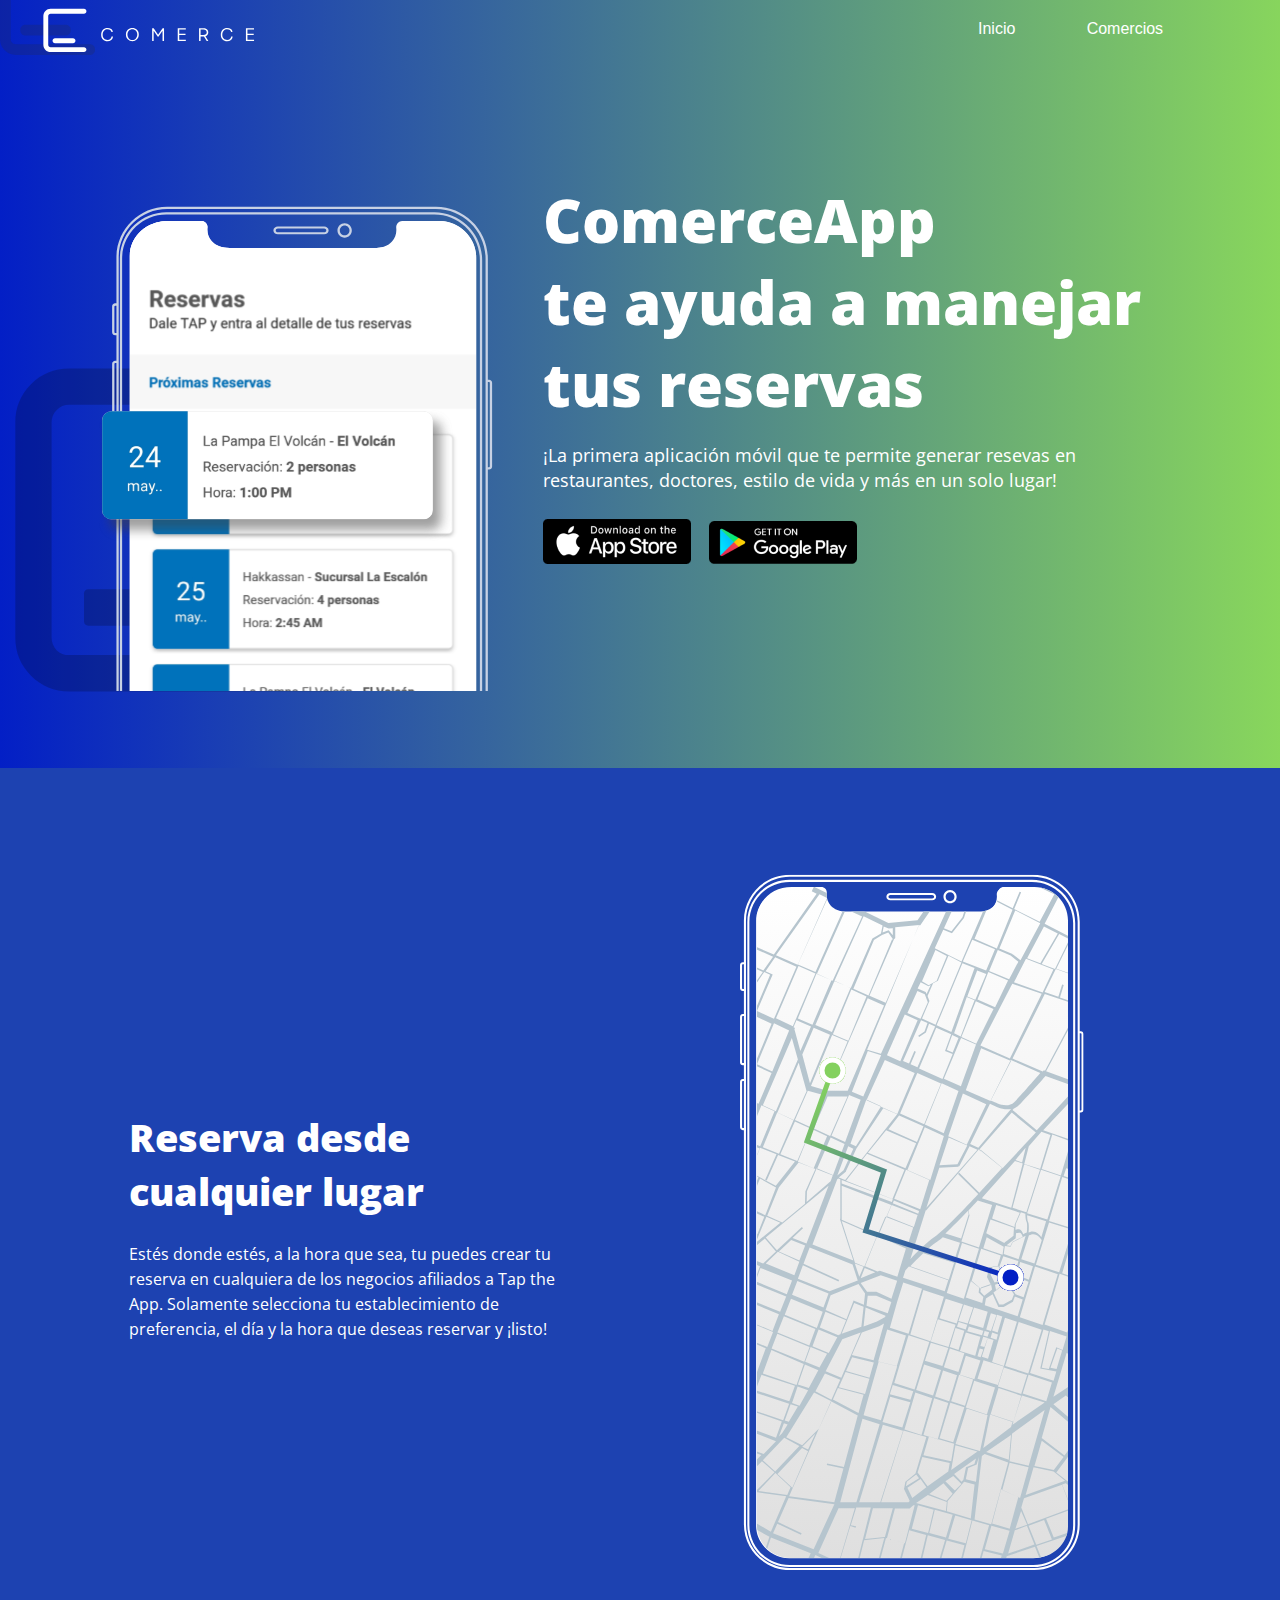
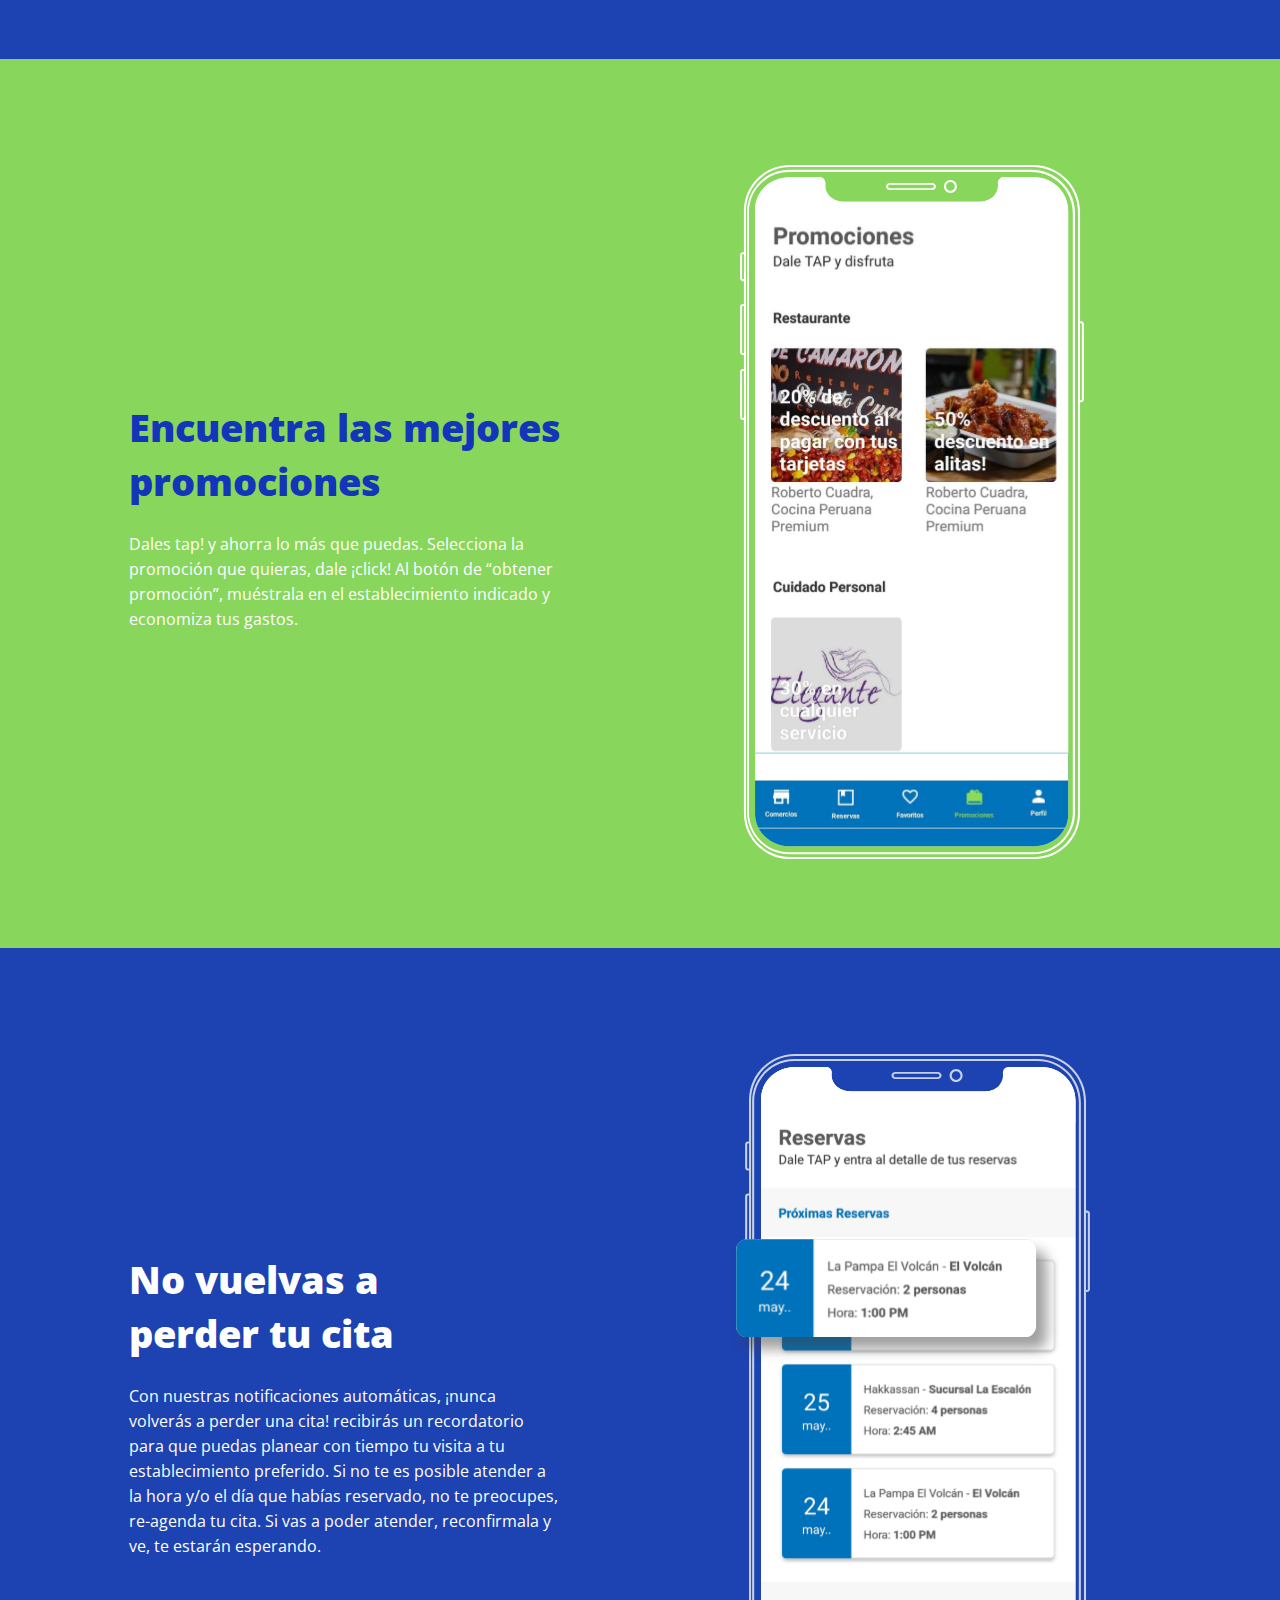
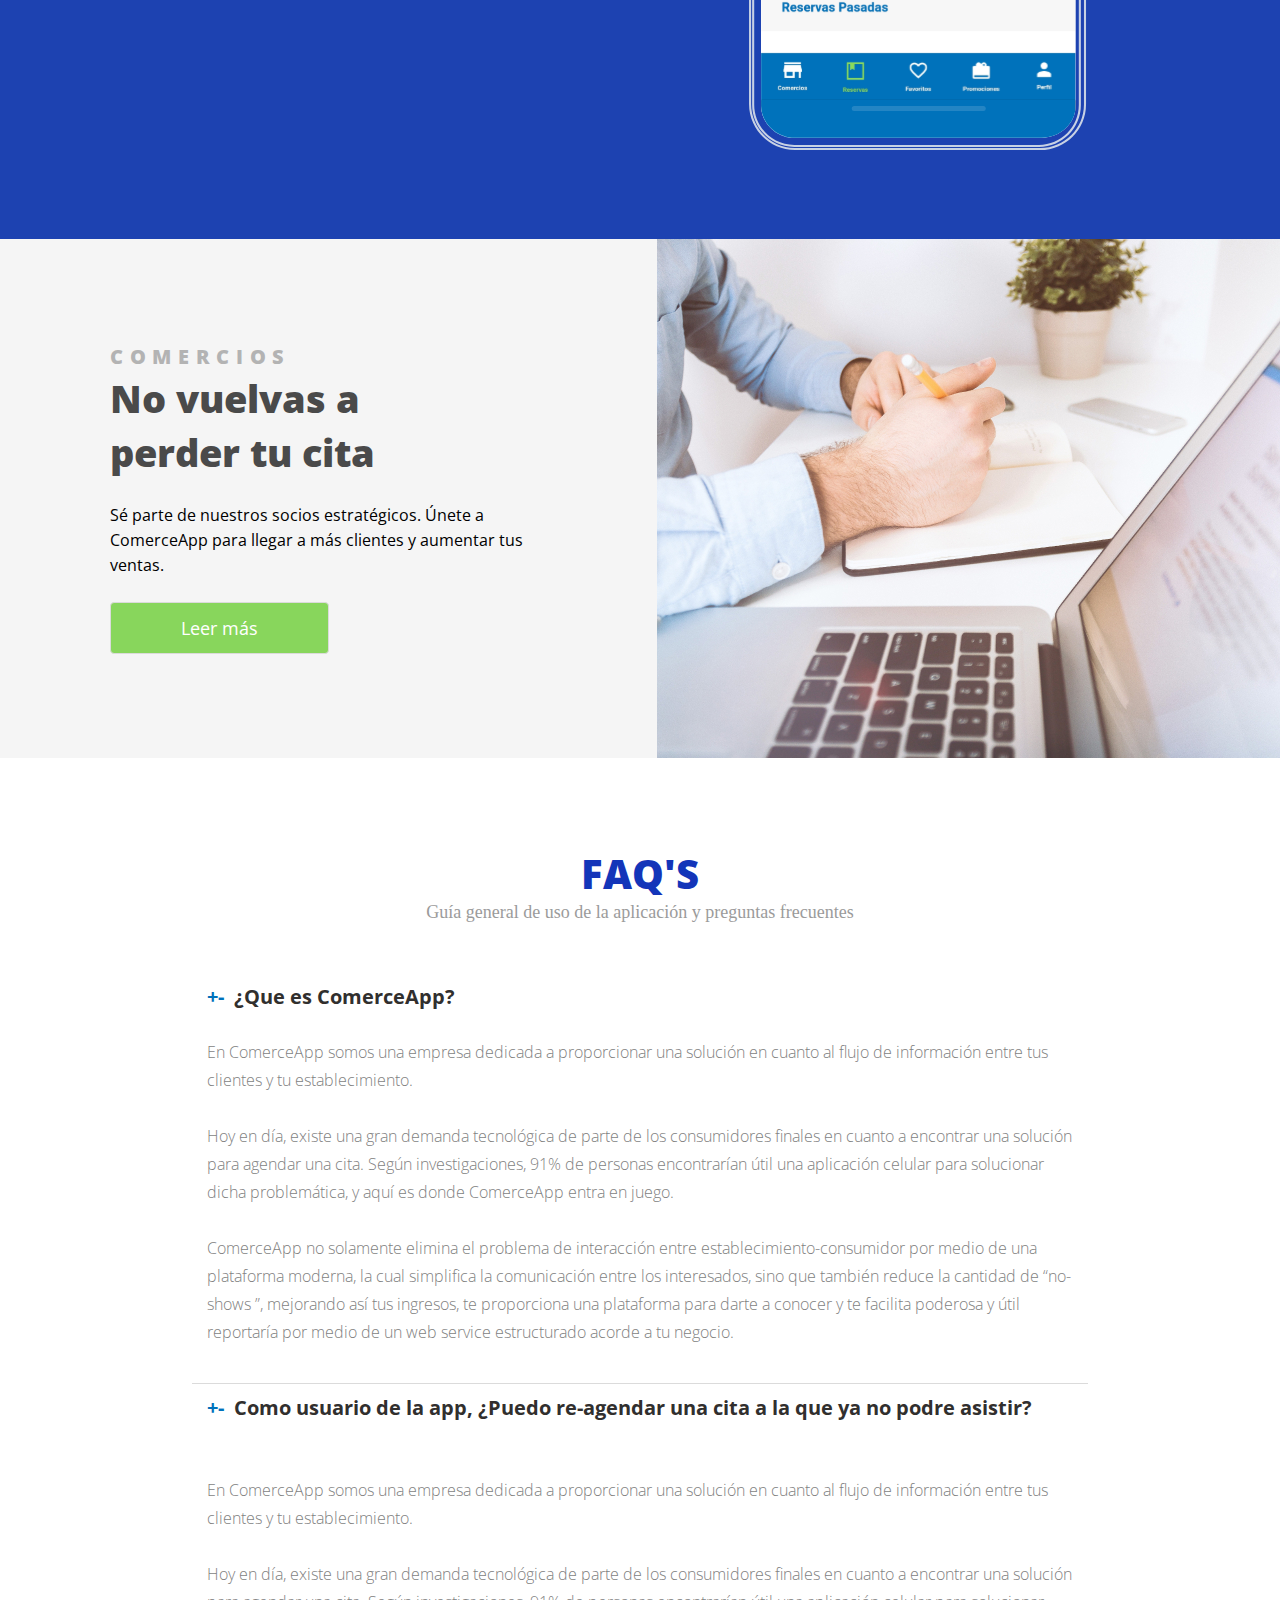
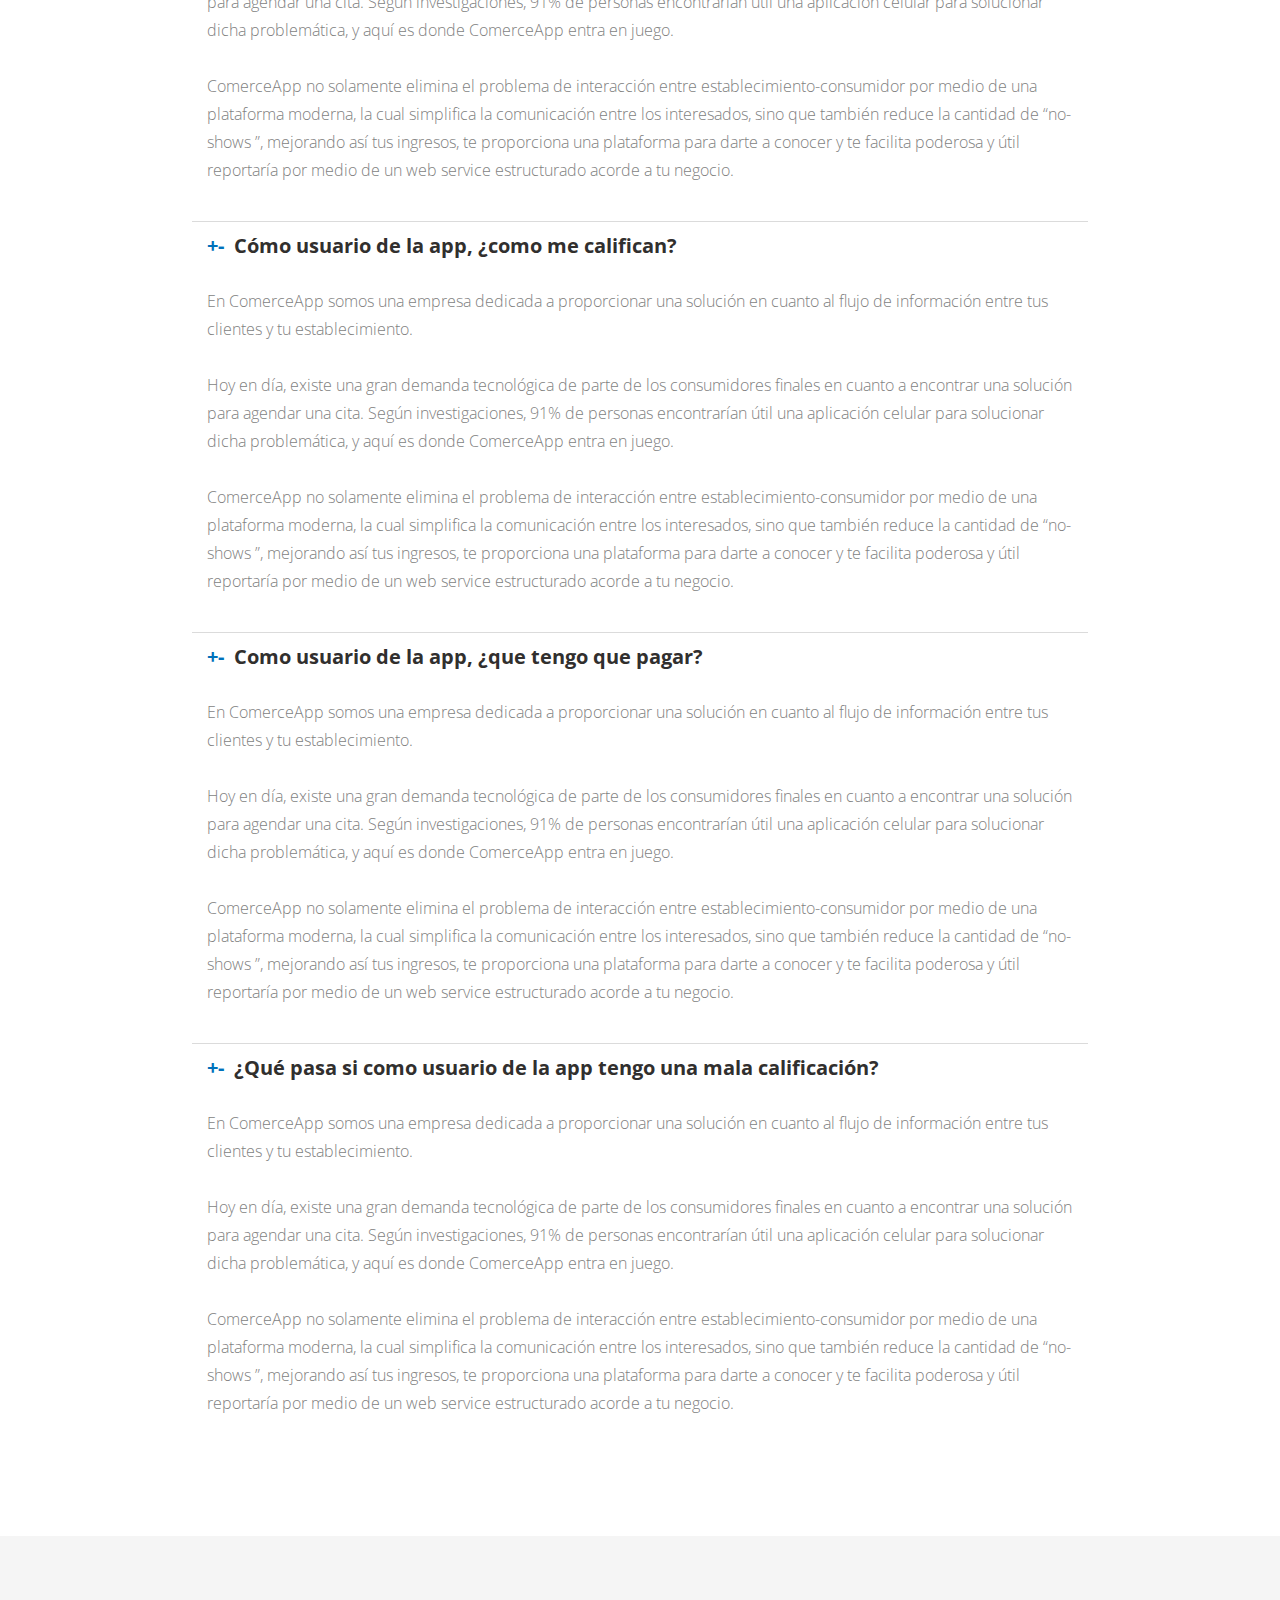
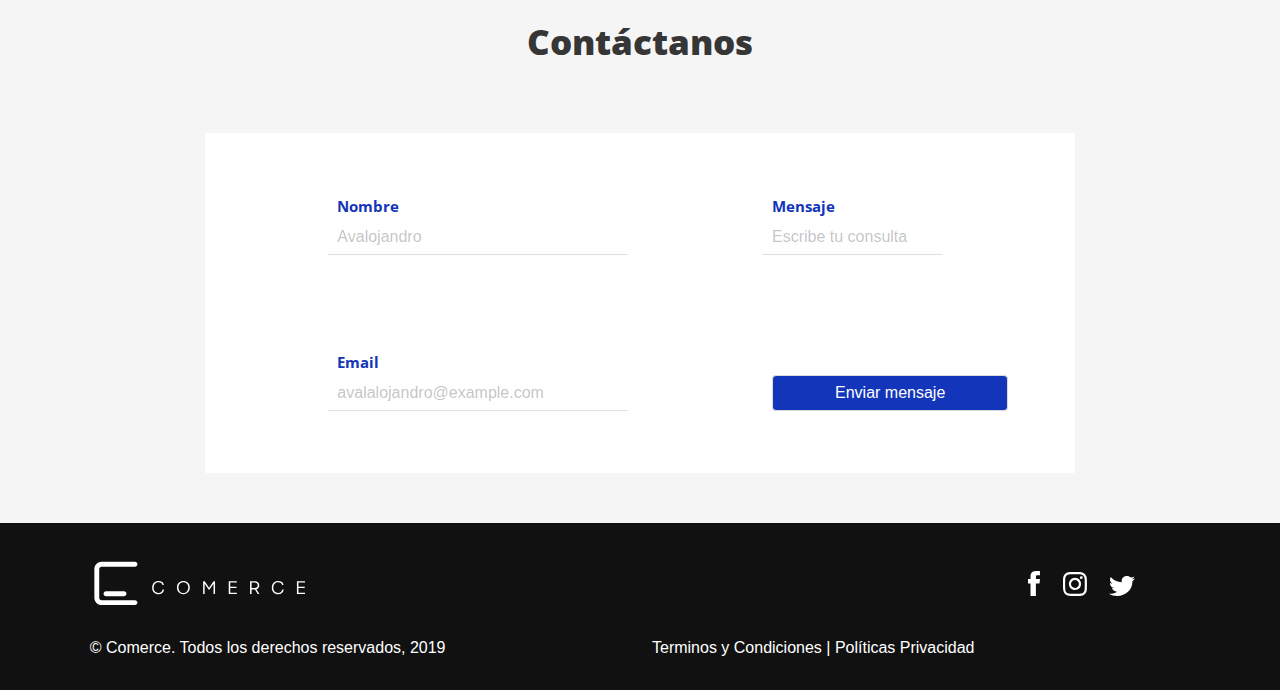
<file: index.html>
<!DOCTYPE html>
<html lang="es">
<head>
    <meta charset="UTF-8">
    <meta name="viewport" content="width=device-width, initial-scale=1.0">
    <meta http-equiv="X-UA-Compatible" content="ie=edge">
    <title>Comerce App</title>
</head>
<link rel="stylesheet" href="css/bulma.css">
<link rel="stylesheet" href="css/style.css">
<body>

<!--seccion 1 principal-->
<div class="seccion1">
<!--navbar-->
<nav>
<div class="columns is-vcentered barra">
    <div class="column is-3 logo"><img src="images/Group.svg" alt="logo"></div>
    <div class="column is-6 ww"></div>
    <div class="column is-1 gg"><a href="" style="color: #ffffff;">Inicio</a></div>
    <div class="column is-1 gg"><a href="comercio.html" style="color: #ffffff;">Comercios</a></div>
</div></nav>

<div class="columns sec1">
    <div class="column is-5"><img class="imagen1" src="images/telefono1.svg" alt=""></div>
    <div class="column is-6" class="ff"><span class="comerce">
        ComerceApp <br>te ayuda a manejar <br>tus reservas
    </span><br>
<div class="texto"><span>¡La primera aplicación móvil que te permite generar resevas en <br> restaurantes, doctores, estilo de vida y más en un solo lugar!</span></div><br>
<div class="descargas"><img src="images/apple.png" alt="">&nbsp;&nbsp;&nbsp;&nbsp;<img src="images/google.png" alt=""></div>
</div>
</div>
</div>

<!--seccion 2-->

<div class="seccion2"><br>
    <div class="columns is-centered is-vcentered sec2">
    <div class="column is-5">
       <div class="w"><span class="reserva">Reserva desde<br>cualquier lugar</span></div><br>
       <div class="p"><span class="texto2">Estés donde estés, a la hora que sea, tu puedes crear tu reserva en cualquiera de los negocios afiliados a Tap the App. Solamente selecciona tu establecimiento de preferencia, el día y la hora que deseas reservar y ¡listo!</span></div>
    </div>
    <div class="column is-5"><center><img src="images/telefono2.svg" alt=""></center></div>
    </div>
</div>

<!--seccion 3-->
<div class="seccion3"><br>
    <div class="columns is-centered is-vcentered sec3">
    <div class="column is-5">
       <div class="e"><span class="encuentra">Encuentra las mejores<br>promociones</span></div><br>
       <div class="q"><span class="texto2">Dales tap! y ahorra lo más que puedas. Selecciona la promoción que quieras, dale ¡click! Al botón de “obtener promoción”, muéstrala en el establecimiento indicado y economiza tus gastos.</span></div>
    </div>
    <div class="column is-5"><center><img src="images/telefono3.svg" alt=""></center></div>
    </div>
</div>

<!--seccion 4-->
<div class="seccion4"><br>
    <div class="columns is-centered is-vcentered sec4">
    <div class="column is-5">
       <div class="r"><span class="reserva">No vuelvas a<br>perder tu cita</span></div><br>
       <div class="t"><span class="texto2">Con nuestras notificaciones automáticas, ¡nunca volverás a perder una cita! recibirás un recordatorio para que puedas planear con tiempo tu visita a tu establecimiento preferido. Si no te es posible atender a la hora y/o el día que habías reservado, no te preocupes, re-agenda tu cita. Si vas a poder atender, reconfirmala y ve, te estarán esperando.</span></div>
    </div>
    <div class="column is-5"><center><img src="images/telefono4.svg" alt=""></center></div>
    </div>
</div>

<!--seccion 5-->
<div class="seccion5">
 <div class="columns is-vcentered">
        <div class="column">
           <div class="espace"><div style="padding-left: 20px;"><span class="comercio">COMERCIOS</span><br><span class="aumenta">No vuelvas a<br>perder tu cita</span></div><br>
                <div class="y"><span class="texto5">Sé parte de nuestros socios estratégicos. Únete a ComerceApp para llegar a más clientes y aumentar tus ventas.</span><br><br>
                <a class="button read">Leer más</a>
                </div>
        </div>  
        </div>
        <div class="column ima"><img class="img" src="images/fotoS5.jpg"></div>
 </div>
</div>

<!--faq,s-->
<div class="faqs"><br>
    <div class="columns">
        <div class="column">
        <center>
        <span class="faq">FAQ'S</span><br>
        <span class="guia">Guía general de uso de la aplicación y preguntas frecuentes</span>
        <br><br><br>
       <div style="width: 70%"><table class="table questions">
           
        <tr><td class="preg"><a class="preg1" style="color: #312F2E;"><span class="mas1" style="color:#0071BB">+</span><span class="menos1" style="color:#0071BB">-</span>&nbsp; ¿Que es ComerceApp?</a><br><br>
                <span class="resp1 respuesta"> En ComerceApp somos una empresa dedicada a proporcionar una solución en cuanto al flujo de información entre tus clientes y tu establecimiento. <br><br>
                    Hoy en día, existe una gran demanda tecnológica de parte de los consumidores finales en cuanto a encontrar una solución para agendar una cita. Según investigaciones, 91% de personas encontrarían útil una aplicación celular para solucionar dicha problemática, y aquí es donde ComerceApp entra en juego.<br><br>
                    ComerceApp no solamente elimina el problema de interacción entre establecimiento-consumidor por medio de una plataforma moderna, la cual simplifica la comunicación entre los interesados, sino que también reduce la cantidad de “no-shows ”, mejorando así tus ingresos, te proporciona una plataforma para darte a conocer y te facilita poderosa y útil reportaría por medio de un web service estructurado acorde a tu negocio.<br><br>
                   </span></td></tr>

                   <tr><td class="preg"><a class="preg2" style="color: #312F2E;"><span class="mas2" style="color:#0071BB">+</span><span class="menos2" style="color:#0071BB">-</span>&nbsp; Como usuario de la app, ¿Puedo re-agendar una cita a la que ya no podre asistir? </a> <span style="color: transparent">alejandro</span> <br><br>
                    <span class="resp2 respuesta"> En ComerceApp somos una empresa dedicada a proporcionar una solución en cuanto al flujo de información entre tus clientes y tu establecimiento. <br><br>
                        Hoy en día, existe una gran demanda tecnológica de parte de los consumidores finales en cuanto a encontrar una solución para agendar una cita. Según investigaciones, 91% de personas encontrarían útil una aplicación celular para solucionar dicha problemática, y aquí es donde ComerceApp entra en juego.<br><br>
                        ComerceApp no solamente elimina el problema de interacción entre establecimiento-consumidor por medio de una plataforma moderna, la cual simplifica la comunicación entre los interesados, sino que también reduce la cantidad de “no-shows ”, mejorando así tus ingresos, te proporciona una plataforma para darte a conocer y te facilita poderosa y útil reportaría por medio de un web service estructurado acorde a tu negocio.<br><br>
                       </span></td></tr>

                       <tr><td class="preg"><a class="preg3" style="color: #312F2E;"><span class="mas3" style="color:#0071BB">+</span><span class="menos3" style="color:#0071BB">-</span>&nbsp; Cómo usuario de la app, ¿como me califican?</a><br><br>
                        <span class="resp3 respuesta"> En ComerceApp somos una empresa dedicada a proporcionar una solución en cuanto al flujo de información entre tus clientes y tu establecimiento. <br><br>
                            Hoy en día, existe una gran demanda tecnológica de parte de los consumidores finales en cuanto a encontrar una solución para agendar una cita. Según investigaciones, 91% de personas encontrarían útil una aplicación celular para solucionar dicha problemática, y aquí es donde ComerceApp entra en juego.<br><br>
                            ComerceApp no solamente elimina el problema de interacción entre establecimiento-consumidor por medio de una plataforma moderna, la cual simplifica la comunicación entre los interesados, sino que también reduce la cantidad de “no-shows ”, mejorando así tus ingresos, te proporciona una plataforma para darte a conocer y te facilita poderosa y útil reportaría por medio de un web service estructurado acorde a tu negocio.<br><br>
                           </span></td></tr>

                           <tr><td class="preg"><a class="preg4" style="color: #312F2E;"><span class="mas4" style="color:#0071BB">+</span><span class="menos4" style="color:#0071BB">-</span>&nbsp; Como usuario de la app, ¿que tengo que pagar?</a><br><br>
                            <span class="resp4 respuesta"> En ComerceApp somos una empresa dedicada a proporcionar una solución en cuanto al flujo de información entre tus clientes y tu establecimiento. <br><br>
                                Hoy en día, existe una gran demanda tecnológica de parte de los consumidores finales en cuanto a encontrar una solución para agendar una cita. Según investigaciones, 91% de personas encontrarían útil una aplicación celular para solucionar dicha problemática, y aquí es donde ComerceApp entra en juego.<br><br>
                                ComerceApp no solamente elimina el problema de interacción entre establecimiento-consumidor por medio de una plataforma moderna, la cual simplifica la comunicación entre los interesados, sino que también reduce la cantidad de “no-shows ”, mejorando así tus ingresos, te proporciona una plataforma para darte a conocer y te facilita poderosa y útil reportaría por medio de un web service estructurado acorde a tu negocio.<br><br>
                               </span></td></tr>

                               <tr><td class="preg"><a class="preg5" style="color: #312F2E;"><span class="mas5" style="color:#0071BB">+</span><span class="menos5" style="color:#0071BB">-</span>&nbsp; ¿Qué pasa si como usuario de la app tengo una mala calificación?</a><br><br>
                                <span class="resp5 respuesta"> En ComerceApp somos una empresa dedicada a proporcionar una solución en cuanto al flujo de información entre tus clientes y tu establecimiento. <br><br>
                                    Hoy en día, existe una gran demanda tecnológica de parte de los consumidores finales en cuanto a encontrar una solución para agendar una cita. Según investigaciones, 91% de personas encontrarían útil una aplicación celular para solucionar dicha problemática, y aquí es donde ComerceApp entra en juego.<br><br>
                                    ComerceApp no solamente elimina el problema de interacción entre establecimiento-consumidor por medio de una plataforma moderna, la cual simplifica la comunicación entre los interesados, sino que también reduce la cantidad de “no-shows ”, mejorando así tus ingresos, te proporciona una plataforma para darte a conocer y te facilita poderosa y útil reportaría por medio de un web service estructurado acorde a tu negocio.<br><br>
                                   </span></td></tr>
        
                </table></div>
        </center>
        </div>
    </div>
</div>

<!--contactos-->
<div class="contactos">
<div class="columns sec6">
    <div class="column"><span class="contact"><center>Contáctanos</center></span></div>
</div>
<div class="columns is-centered">
        <div class="column is-4" style="background-color: white">
       <div class="a"><span class="ins a1">Nombre</span><br>
        <div class="s"><input class="input" type="text" placeholder="Avalojandro"></div><br><br><br><br>
        <span class="ins d">Email</span><br>
       <div class="f" ><input class="input" class="input" type="text" placeholder="avalalojandro@example.com"></div>
    </div></div>


        <div class="column is-4" style="background-color: white">
       <div class="ax"><span class="ins ad">Mensaje</span><br>
        <div class="ay"><input class="input" class="input" type="text" placeholder="Escribe tu consulta"></div><br><br><br><br><br>
        <div class="az"><a href="" class="button mensaje">Enviar mensaje</a></div>
    </div></div>
    </div>
</div>

<!--footer-->

<footer>
    <div class="footer">
<div class="columns is-vcentered">
    <div class="column"> <span class="er">alejandro</span> <img src="images/logo-f.svg" alt=""></div>
    <div class="column" style="text-align: right">
        <img src="images/marcas/facebook.svg" style="display:inline">&nbsp;&nbsp;&nbsp;&nbsp;
        <img src="images/marcas/instagram.svg" style="display:inline">&nbsp;&nbsp;&nbsp;&nbsp;
        <img src="images/marcas/tuit.svg" style="display:inline">
        <span class="et">alejandro avalos</span>
    </div>
</div>
<div class="columns is-vcentered">
    <div class="column"> <span class="ey">alejandro</span><span style="color: #ffffff;">© Comerce. Todos los derechos reservados, 2019</span></div>
    <div class="column" class="rig">
        <span style="color: #ffffff">Terminos y Condiciones | Políticas Privacidad</span>
        <span style="color: transparent">alejandro avalos</span>
    </div>
</div>

    </div>
</footer>

<!--scripts-->
<script
  src="https://code.jquery.com/jquery-3.4.1.min.js"
  integrity="sha256-CSXorXvZcTkaix6Yvo6HppcZGetbYMGWSFlBw8HfCJo="
  crossorigin="anonymous"></script>
<script src="javascript/script.js"></script>
</body>
</html>
</file>
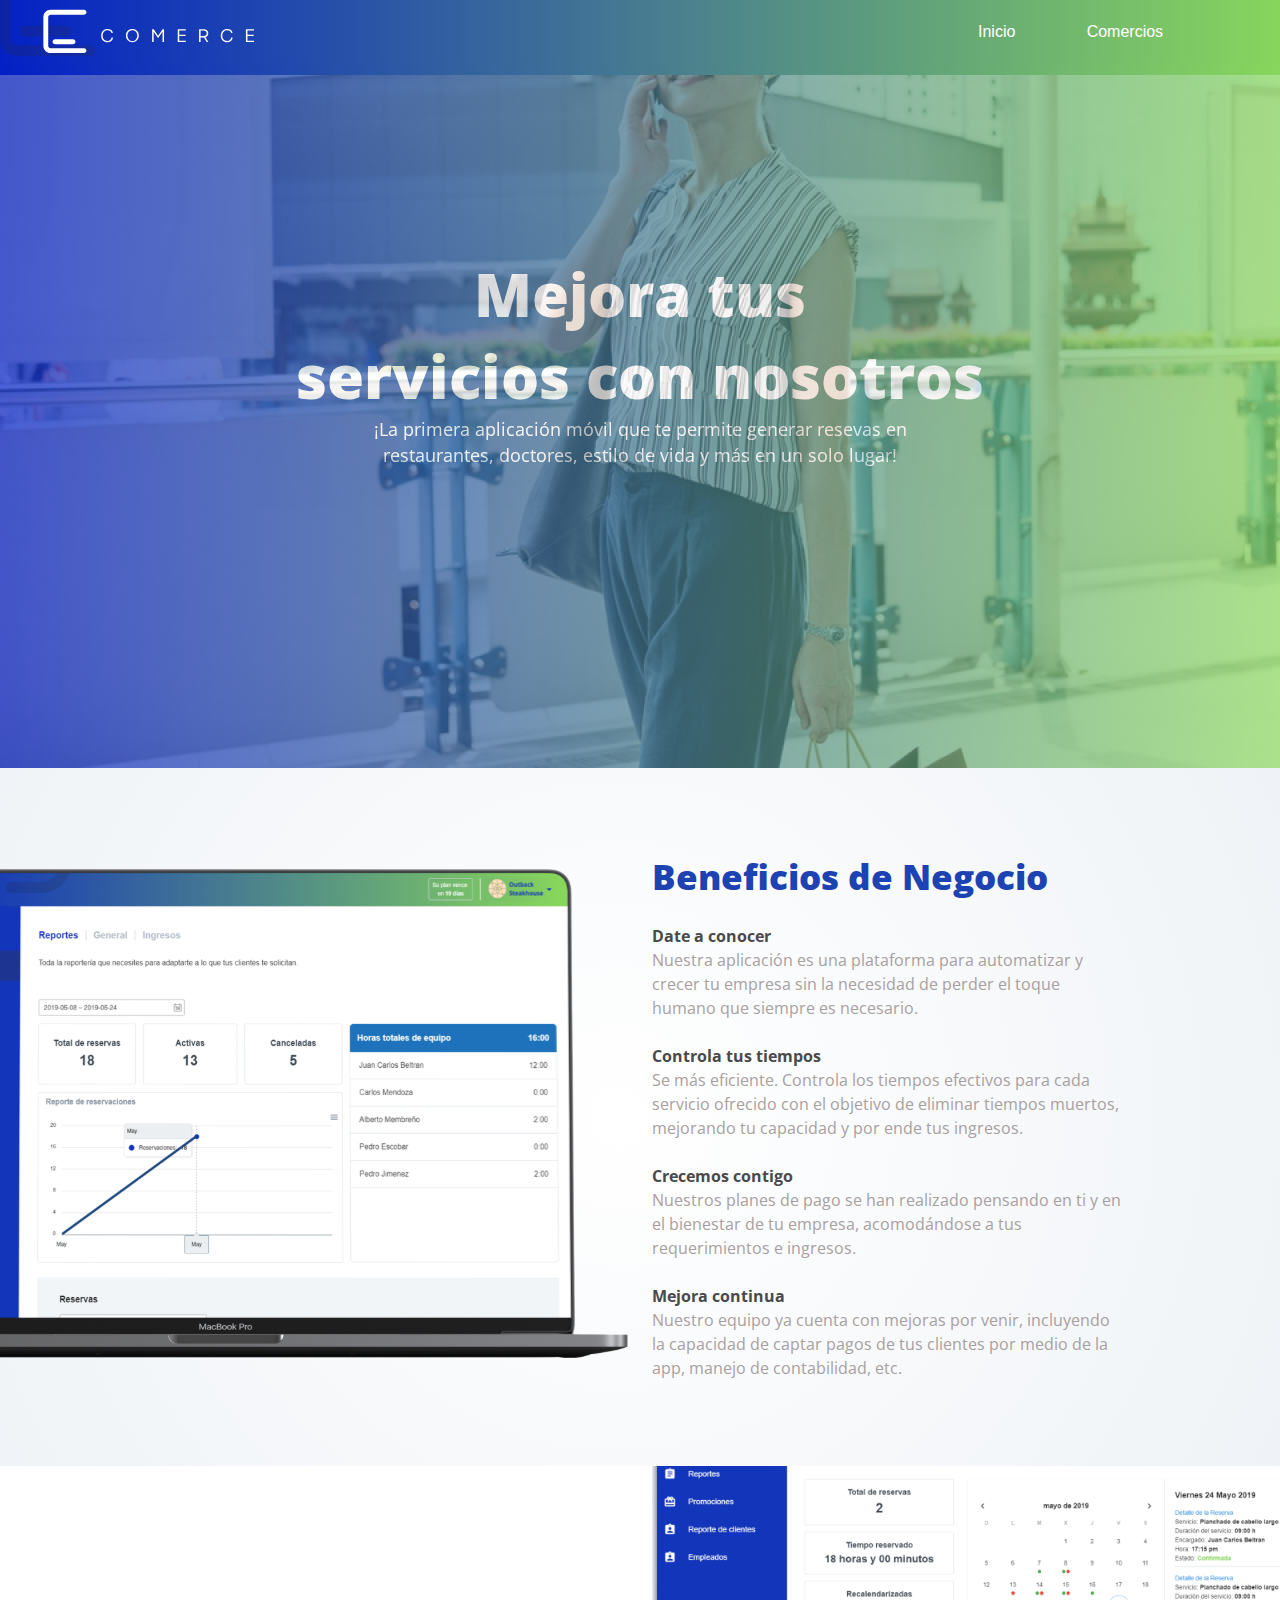
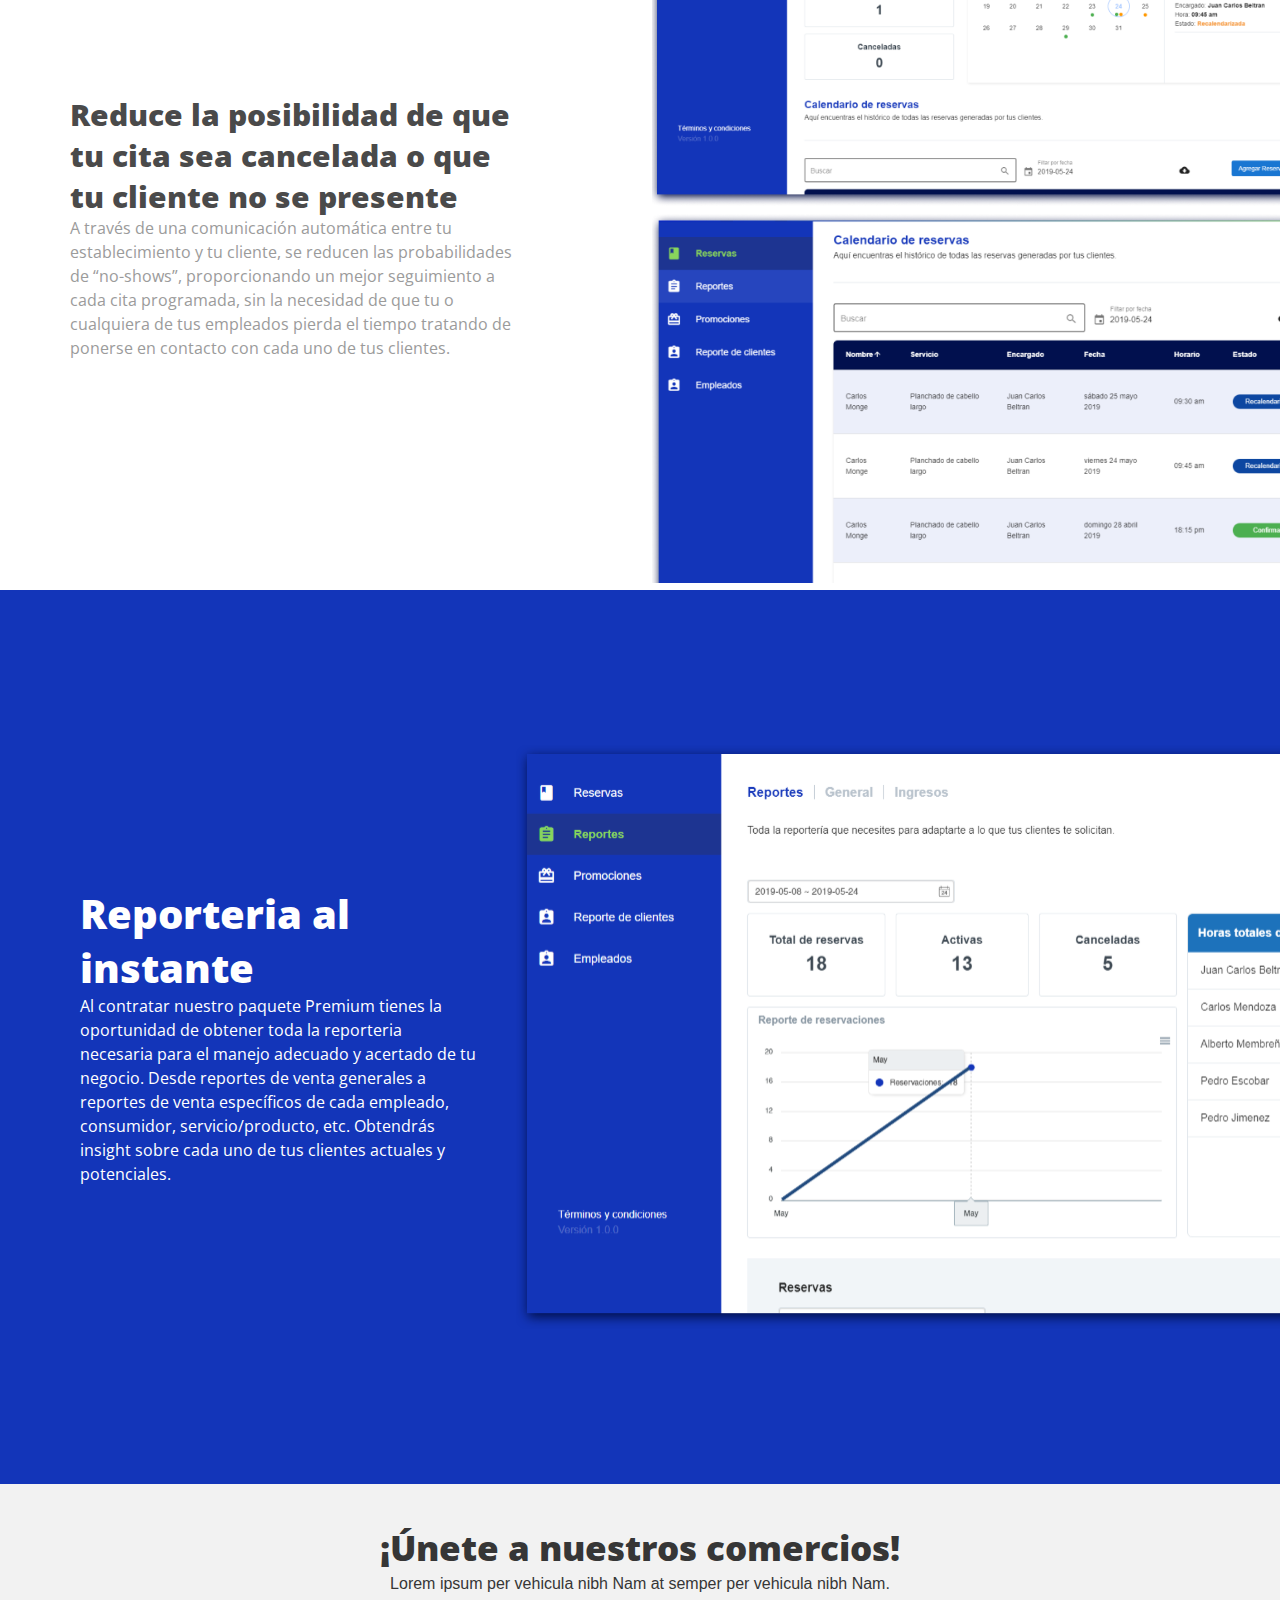
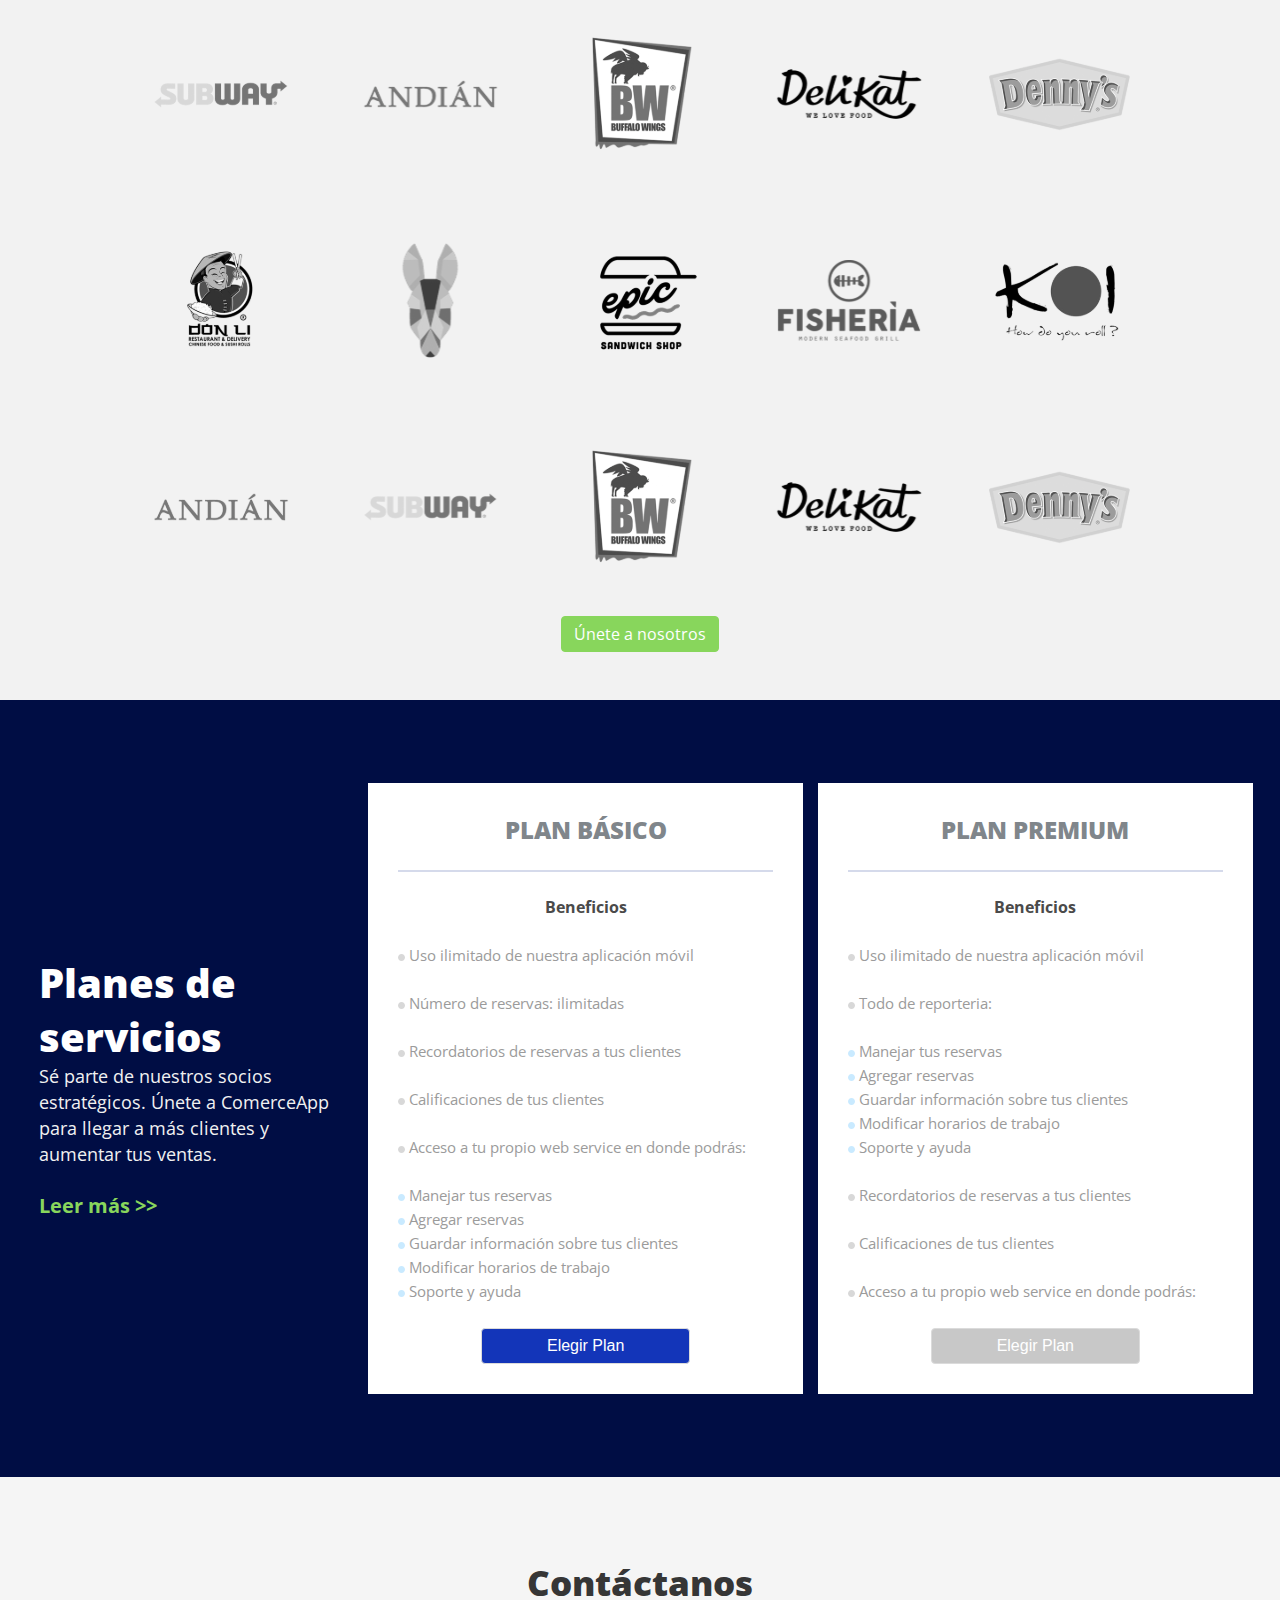
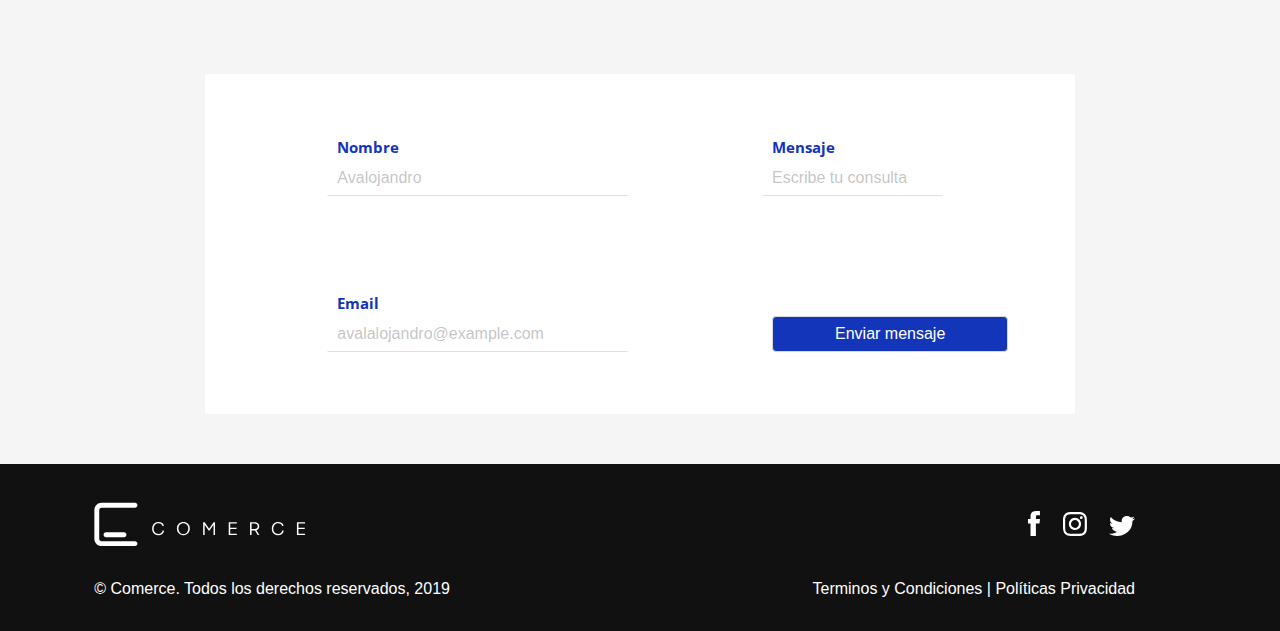
<file: comercio.html>
<!DOCTYPE html>
<html lang="es">

<head>
    <meta charset="UTF-8">
    <meta name="viewport" content="width=device-width, initial-scale=1.0">
    <meta http-equiv="X-UA-Compatible" content="ie=edge">
    <title>ComerceApp - Comercio</title>
</head>
<link rel="stylesheet" href="css/bulma.css">
<link rel="stylesheet" href="css/comercio.css">

<body>

    <!--ORDER -1-->
    <!--seccion 1-->
    <div class="seccion1">
        <!--navbar-->
        <nav>
            <div class="columns is-vcentered barra">
                <div class="column is-3 logo"><img src="images/Group.svg" alt="logo"></div>
                <div class="column is-6 ww"></div>
                <div class="column is-1 gg"><a href="index.html" style="color: #ffffff;">Inicio</a></div>
                <div class="column is-1 gg"><a href="" style="color: #ffffff;">Comercios</a></div>
            </div></nav>
            
        <!--/nav-->
        <div class="filtro">
            <div class="columns is-centered pad">
                <div class="column" style="text-align:center"><span class="foco">Mejora tus<br>servicios con nosotros</span>
                    <br><span class="text">¡La primera aplicación móvil que te permite generar resevas en<br>restaurantes, doctores, estilo de vida y más en un solo lugar!</span>
                </div>
            </div>
        </div>
    </div>
    <!--seccion 2-->
    <div class="seccion2">
        <div class="columns is-vcentered sec2">
            <div class="column"><img src="images/laptop1.svg" alt=""></div>
            <div class="column">
                <span class="beneficios">Beneficios de Negocio</span><br><br>
                <div class="b"><span class="negrita">Date a conocer</span><br>
                    <span class="text1">Nuestra aplicación es una plataforma para automatizar y crecer tu empresa sin la necesidad de perder el toque humano que siempre es necesario.</span><br><br>
                    <span class="negrita">Controla tus tiempos</span><br>
                    <span class="text1">Se más eficiente. Controla los tiempos efectivos para cada servicio ofrecido con el objetivo de eliminar tiempos muertos, mejorando tu capacidad y por ende tus ingresos.</span><br><br>
                    <span class="negrita">Crecemos contigo</span><br>
                    <span class="text1">Nuestros planes de pago se han realizado pensando en ti y en el bienestar de tu empresa, acomodándose a tus requerimientos e ingresos.</span><br><br>
                    <span class="negrita">Mejora continua</span><br>
                    <span class="text1">Nuestro equipo ya cuenta con mejoras por venir, incluyendo la capacidad de captar pagos de tus clientes por medio de la app, manejo de contabilidad, etc.</span><br>
                </div>
            </div>
        </div>
    </div>
    <!--seccion 3-->
    <div class="seccion3">
        <div class="columns is-vcentered">
            <div class="column">
                <div class="a"><span class="reduce">Reduce la posibilidad de que tu cita sea cancelada o que tu cliente no se presente</span><br>
                    <span class="atra">A través de una comunicación automática entre tu establecimiento y tu cliente, se reducen las probabilidades de “no-shows”, proporcionando un mejor seguimiento a cada cita programada, sin la necesidad de que tu o cualquiera de tus empleados pierda el tiempo tratando de ponerse en contacto con cada uno de tus clientes.</span>
                </div>
            </div>
            <div class="column"><img src="images/pantalla1.jpg" alt=""><br><img src="images/pantalla2.jpg" alt=""></div>
        </div>
    </div>
    <!--seccion 4-->
    <div class="seccion4">
        <div class="sec4">
            <div class="columns is-vcentered">
                <div class="c">
                    <div class="column blancos"><span class="reporte">Reporteria al<br>instante</span><br>
                        <span class="desc">Al contratar nuestro paquete Premium tienes la oportunidad de obtener toda la reporteria necesaria para el manejo adecuado y acertado de tu negocio. Desde reportes de venta generales a reportes de venta específicos de cada empleado, consumidor, servicio/producto, etc. Obtendrás insight sobre cada uno de tus clientes actuales y potenciales.</span>
                    </div>
                </div>
                <div class="column"><img style="float: right" src="images/pantalla4.svg" alt=""></div>
            </div>
        </div>
    </div>

    <!--marcas-->
    <div class="marcas" align="center">
        <div style="width: 80%" align="center">
            <span class="unete">¡Únete a nuestros comercios!</span><br>
            <span class="lorem">Lorem ipsum per vehicula nibh Nam at semper per vehicula nibh Nam.</span><br>
            <div class="columns is-centered empresas">
                <div class="column"><img src="images/marcas/2.svg" alt=""></div>
                <div class="column"><img src="images/marcas/1.svg" alt=""></div>
                <div class="column"><img src="images/marcas/3.svg" alt=""></div>
                <div class="column"><img src="images/marcas/4.svg" alt=""></div>
                <div class="column"><img src="images/marcas/5.svg" alt=""></div>
            </div>
            <div class="columns is-centered empresas">
                <div class="column"><img src="images/marcas/6.svg" alt=""></div>
                <div class="column"><img src="images/marcas/7.svg" alt=""></div>
                <div class="column"><img src="images/marcas/8.svg" alt=""></div>
                <div class="column"><img src="images/marcas/9.svg" alt=""></div>
                <div class="column"><img src="images/marcas/10.svg" alt=""></div>
            </div>
            <div class="columns is-centered empresas">
                <div class="column"><img src="images/marcas/1.svg" alt=""></div>
                <div class="column"><img src="images/marcas/2.svg" alt=""></div>
                <div class="column"><img src="images/marcas/3.svg" alt=""></div>
                <div class="column"><img src="images/marcas/4.svg" alt=""></div>
                <div class="column"><img src="images/marcas/5.svg" alt=""></div>
            </div>
<a class="button unit">Únete a nosotros</a>
<br><br><br>
        </div>
    </div>

    <!--planes y servicios-->
    <div class="planes" style="background-color: #000D44">
        <div class="columns is-centered is-vcentered">
            <div class="column is-3 d">
            <span class="pla">Planes de<br>servicios</span><br>
            <span class="parte">Sé parte de nuestros socios estratégicos. Únete a ComerceApp para llegar a más clientes y aumentar tus ventas.</span><br><br>
            <a class="leer">Leer más >></a>
            </div>
            
            <div style="width: 15px; height: 15px;"></div>
            <div class="column is-4 plan1" style="background-color: #ffffff">
               <center><span class="plan">PLAN BÁSICO</span><hr style="background-color: #D5DAEB">
                <span class="ben">Beneficios</span><br><br></center> 
                <span class="bene1"><img src="images/marcas/oval1.svg" style="display: inline"> Uso ilimitado de nuestra aplicación móvil</span><br><br>
                <span class="bene1"><img src="images/marcas/oval1.svg" style="display: inline"> Número de reservas: ilimitadas</span><br><br>
                <span class="bene1"><img src="images/marcas/oval1.svg" style="display: inline"> Recordatorios de reservas a tus clientes</span><br><br>
                <span class="bene1"><img src="images/marcas/oval1.svg" style="display: inline"> Calificaciones de tus clientes</span><br><br>
                <span class="bene1"><img src="images/marcas/oval1.svg" style="display: inline"> Acceso a tu propio web service en donde podrás:</span><br><br>

                <span class="bene1"><img src="images/marcas/oval2.svg" style="display: inline"> Manejar tus reservas</span><br>
                <span class="bene1"><img src="images/marcas/oval2.svg" style="display: inline"> Agregar reservas</span><br>
                <span class="bene1"><img src="images/marcas/oval2.svg" style="display: inline"> Guardar información sobre tus clientes</span><br>
                <span class="bene1"><img src="images/marcas/oval2.svg" style="display: inline"> Modificar horarios de trabajo</span><br>
                <span class="bene1"><img src="images/marcas/oval2.svg" style="display: inline"> Soporte y ayuda</span><br><br>

                <center><a class="button el1">Elegir Plan</a></center>

            </div>
            <div style="width: 15px; height: 15px;;"></div>
            <div class="column is-4 plan1" style="background-color: #ffffff">
                <center><span class="plan">PLAN PREMIUM</span><hr style="background-color: #D5DAEB">
                 <span class="ben">Beneficios</span><br><br></center> 
                 <span class="bene1"><img src="images/marcas/oval1.svg" style="display: inline"> Uso ilimitado de nuestra aplicación móvil</span><br><br>
                 <span class="bene1"><img src="images/marcas/oval1.svg" style="display: inline"> Todo de reporteria:</span><br><br>
                 <span class="bene1"><img src="images/marcas/oval2.svg" style="display: inline"> Manejar tus reservas</span><br>
                 <span class="bene1"><img src="images/marcas/oval2.svg" style="display: inline"> Agregar reservas</span><br>
                 <span class="bene1"><img src="images/marcas/oval2.svg" style="display: inline"> Guardar información sobre tus clientes</span><br>
                 <span class="bene1"><img src="images/marcas/oval2.svg" style="display: inline"> Modificar horarios de trabajo</span><br>
                 <span class="bene1"><img src="images/marcas/oval2.svg" style="display: inline"> Soporte y ayuda</span><br><br>

                 <span class="bene1"><img src="images/marcas/oval1.svg" style="display: inline"> Recordatorios de reservas a tus clientes</span><br><br>
                 <span class="bene1"><img src="images/marcas/oval1.svg" style="display: inline"> Calificaciones de tus clientes</span><br><br>
                 <span class="bene1"><img src="images/marcas/oval1.svg" style="display: inline"> Acceso a tu propio web service en donde podrás:</span><br><br>
 
                 <center><a class="button el2">Elegir Plan</a></center>
 
             </div>
        </div>
    </div>
    <!--contactos-->
    <div class="contactos">
        <div class="columns sec6">
            <div class="column"><span class="contact"><center>Contáctanos</center></span></div>
        </div>
        <div class="columns is-centered o">
                <div class="column is-4" style="background-color: white">
               <div class="q"><span class="p ins">Nombre</span><br>
                <div class="w"><input class="input" class="input" type="text" placeholder="Avalojandro"></div><br><br><br><br>
                <span class="e ins">Email</span><br>
               <div class="r"><input class="input" class="input" type="text" placeholder="avalalojandro@example.com"></div>
            </div></div>
        
        
                <div class="column is-4" style="background-color: white">
               <div class="t"><span class="ins i">Mensaje</span><br>
                <div class="y"><input class="input" class="input" type="text" placeholder="Escribe tu consulta"></div><br><br><br><br><br>
                <div class="u"><a href="" class="button mensaje">Enviar mensaje</a></div>
            </div></div>
            </div>
        </div>
        
    <!--footer-->
    <footer>
        <div class="footer">
    <div class="columns is-vcentered">
        <div class="column"> <span style="color: transparent">alejandro</span> <img src="images/logo-f.svg" alt=""></div>
        <div class="column" style="text-align: right">
            <img src="images/marcas/facebook.svg" style="display:inline">&nbsp;&nbsp;&nbsp;&nbsp;
            <img src="images/marcas/instagram.svg" style="display:inline">&nbsp;&nbsp;&nbsp;&nbsp;
            <img src="images/marcas/tuit.svg" style="display:inline">
            <span style="color: transparent">alejandro avalos</span>
        </div>
    </div>
    <div class="columns is-vcentered">
        <div class="column"> <span style="color: transparent">alejandro</span> <span style="color: #ffffff;">© Comerce. Todos los derechos reservados, 2019</span></div>
        <div class="column" style="text-align: right">
            <span style="color: #ffffff">Terminos y Condiciones | Políticas Privacidad</span>
            <span style="color: transparent">alejandro avalos</span>
        </div>
    </div>
    
        </div>
    </footer>
    

</body>

</html>
</file>
<file: css/style.css>
@import url(https://fonts.googleapis.com/css?family=Open+Sans:400,800&display=swap);.barra{overflow:hidden;background:linear-gradient(90deg,#031FC6 0%,#8BDA5A 101.79%)}.logo{padding-top:11px;padding-bottom:8px}.enlaces{background-color:transparent}.seccion1{background:linear-gradient(90deg,#031FC6 0%,#8BDA5A 101.79%);overflow:hidden;height:768px;left:0;top:0}.sec1{padding-top:109px}.imagen1{padding-left:15px}.comerce{font-family:'Open Sans',sans-serif;color:#fff;font-style:normal;font-weight:800;font-size:60px;line-height:82px}.texto{padding-top:18px;width:560px;height:52px;left:668px;top:471px;font-family:Open Sans;font-style:normal;font-size:18px;line-height:25px;color:#fff}.descargas{padding-top:18px}.seccion2,.seccion4{background:#1D42B1;overflow:hidden;height:auto;top:1661px}.sec2,.sec4{padding-top:82px;padding-bottom:82px}.p{width:450px;padding-left:20px}.reserva{color:#fff;font-family:Open Sans;font-style:normal;font-weight:800;font-size:38px;line-height:54px}.texto2{color:#fff;font-family:Open Sans}.seccion3{background:#88D65C;overflow:hidden;height:auto;top:1661px}.q{width:450px;padding-left:20px}.sec3{padding-top:82px;padding-bottom:82px}.encuentra{color:#1335B9;font-family:Open Sans;font-style:normal;font-weight:800;font-size:38px;line-height:54px}.texto2{color:#fff;font-family:Open Sans}.seccion5{background:#F5F5F5;overflow:hidden;height:auto}.ima{padding:0}.img{float:right}.aumenta{color:#4A4A4A;font-family:Open Sans;font-style:normal;font-weight:800;font-size:38px;line-height:54px;text-align:left}.texto5{color:#000;font-family:Open Sans}.espace{padding-left:90px}.comercio{font-family:Open Sans;font-style:normal;font-weight:800;font-size:20px;line-height:27px;letter-spacing:6.66667px;text-transform:uppercase;color:#B3B3B3}.read{background-color:#88D65C;border-radius:4px;color:#fff;font-family:Open Sans;font-style:normal;font-size:18px;line-height:22px;padding-left:70px;padding-right:70px;padding-top:25px;padding-bottom:25px;transition:.2s,.2s}.read:hover{color:#88D65C;background-color:#fff}.faqs{padding-top:65px;overflow:hidden;height:auto;padding-bottom:82px}.faq{font-family:Open Sans;font-style:normal;font-weight:800;font-size:40px;line-height:54px;color:#1335B9}.guia{font-family:Montserrat;font-style:normal;font-weight:400;font-size:18px;line-height:22px;color:#9B9B9B}.preg{font-family:Open Sans;font-style:normal;font-weight:700;font-size:20px;line-height:27px;color:#312F2E}.respuesta{font-family:Open Sans;font-size:16px;line-height:25px;font-weight:100;color:#7F7F7F}.contactos{background:#F5F5F5;overflow:hidden;height:auto;padding-bottom:62px}.contact{font-family:Open Sans;font-style:normal;font-weight:800;font-size:35px;line-height:48px;color:#363636}.sec6{padding-top:82px;padding-bottom:55px}.ins{font-family:Open Sans;font-style:normal;font-weight:700;font-size:15px;line-height:20px;color:#1335B9}.input{background-color:transparent;border-color:transparent;border-bottom-color:#E0E0E0;border-radius:0;width:344px;box-shadow:none}.input:hover{border-color:transparent;border-bottom-color:#E0E0E0}.mensaje{background-color:#1335B9;color:#fff;padding-left:62px;padding-right:62px;padding-top:11px;padding-bottom:11px;transition-duration:.2s,.2s}.mensaje:hover{color:#1335B9;background-color:#fff}.footer{background-color:#111;padding-top:38px;padding-bottom:30px;height:auto;overflow:hidden}.w{padding-left:20px}.e{padding-left:20px}.r{padding-left:20px}.t{width:450px;padding-left:20px}.y{width:450px;padding-left:20px;text-align:left}.a{padding-top:50px;padding-bottom:50px}.s{padding-left:110px}.d{padding-left:120px}.f{padding-left:110px}.a1{padding-left:120px}.ax{padding-top:50px;padding-bottom:50px}.ay{padding-left:110px;padding-right:120px}.az{padding-left:120px}.ad{padding-left:120px}.er{color:transparent}.et{color:transparent}.ey{color:transparent}.rig{text-align:right}.aa{float:right}.ff{padding-top:40px;padding-left:25px}.ee{background-color:#fff}@media(max-width:500px){.seccion1{height:auto;text-align:center}.sec1{padding-top:10px}.comerce{font-size:50px}.texto{width:auto}.descargas{padding-top:55px;padding-bottom:20px}.sec2{text-align:center}.p{width:auto;text-align:center;padding:5px}.q{width:auto;text-align:center;padding:5px}.w{width:auto;text-align:center;padding:5px}.e{width:auto;text-align:center;padding:5px}.r{width:auto;text-align:center;padding:5px}.t{width:auto;text-align:center;padding:5px}.espace{padding:0;text-align:center}.y{width:auto;text-align:center}.seccion5{padding-top:55px}.a{padding-top:1px;padding-bottom:50px}.s{padding-left:1px}.d{padding-left:10px}.f{padding-left:1px}.a1{padding-left:10px}.ay{padding-left:5px}.az{padding-left:5px;text-align:center}.ad{padding-left:5px}.er{font-size:10px}.et{font-size:15px}.ey{display:none}.rig{text-align:left}.logo{float:left}.ff{order:-1}.ww{display:none}}@media(max-width:780px){.seccion1{height:auto;text-align:center}.sec1{padding-top:10px}.comerce{font-size:50px}.texto{width:auto}.descargas{padding-top:55px;padding-bottom:20px}.sec2{text-align:center}.p{width:auto;text-align:center;padding:5px}.q{width:auto;text-align:center;padding:5px}.w{width:auto;text-align:center;padding:5px}.e{width:auto;text-align:center;padding:5px}.r{width:auto;text-align:center;padding:5px}.s{text-align:center}.t{width:auto;text-align:center;padding:5px}.espace{padding:0;text-align:center}.y{width:auto;text-align:center}.seccion5{padding-top:55px}.a{padding-top:1px;padding-bottom:50px;text-align:center}.s{padding-left:1px}.d{padding-left:10px}.f{padding-left:1px}.a1{padding-left:10px}.ay{padding-left:5px;text-align:center}.az{padding-left:5px;text-align:center}.ax{text-align:center}.ad{padding-left:5px}.er{font-size:10px}.et{font-size:15px}.ey{display:none}.rig{text-align:left}.logo{float:left}.ff{order:-1}.ww{display:none}}
</file>
<file: css/comercio.css>
@import url(https://fonts.googleapis.com/css?family=Open+Sans:400,800&display=swap);.barra{overflow:hidden;background:linear-gradient(90deg,#031FC6 0%,#8BDA5A 101.79%);overflow:hidden}.seccion1{background-image:url(../images/fondo2.jpg);overflow:hidden;height:768px;left:0;top:0}.filtro{background:linear-gradient(90deg,#031FC6 0%,#8BDA5A 101.79%);overflow:hidden;opacity:.7;height:768px;left:0;top:0}.foco{font-family:Open Sans;font-style:normal;font-weight:800;font-size:60px;line-height:82px;text-align:center;color:#FFF}.text{font-family:Open Sans;font-style:normal;font-size:18px;line-height:25px;text-align:center;color:#FFF}.pad{padding-top:190px}.seccion2{overflow:hidden}.sec2{padding-top:85px;padding-bottom:85px;background:radial-gradient(790px at 48.46% 50%,#FFFFFF 0%,#EEF2F6 100%)}.negrita{font-family:Open Sans;font-style:normal;font-weight:700;font-size:16px;line-height:22px;color:#4A4A4A}.text1{font-family:Open Sans;font-style:normal;font-size:16px;line-height:22px;color:rgb(168,160,160)}.beneficios{font-family:Open Sans;font-style:normal;font-weight:800;font-size:35px;line-height:48px;color:#1D42B1}.seccion3{overflow:hidden}.reduce{font-family:Open Sans;font-style:normal;font-weight:800;font-size:30px;line-height:41px;color:#4A4A4A}.atra{font-family:Open Sans;font-style:normal;font-size:16px;line-height:22px;color:#9B9B9B}.seccion4{background:#1335B9;overflow:hidden}.sec4{padding-top:155px;padding-bottom:155px}.blancos{color:#FFF}.reporte{font-family:Open Sans;font-style:normal;font-weight:800;font-size:40px;line-height:54px}.desc{font-family:Open Sans;font-style:normal;font-size:16px;line-height:22px}.marcas{background:#F2F2F2;padding-top:40px;height:auto;overflow:hidden}.unete{font-family:Open Sans;font-style:normal;font-weight:800;font-size:35px;line-height:48px;text-align:center;color:#363636}.lorem{text-align:center;color:#363636}.empresas{padding-top:20px}.unit{background-color:#88D65C;border-color:#88D65C;font-family:Open Sans;font-style:normal;font-size:16px;line-height:22px;color:#FFF;transition-duration:.2s,.2s}.unit:hover{background-color:#fff;border-color:#88D65C;color:#88D65C}.planes{padding-top:95px;padding-bottom:95px;overflow:hidden}.pla{font-family:Open Sans;font-style:normal;font-weight:800;font-size:40px;line-height:54px;color:#FFF}.parte{padding-top:15px;font-family:Open Sans;font-style:normal;font-size:18px;line-height:25px;color:#F1F1F1}.leer{font-family:Open Sans;font-style:normal;font-weight:700;font-size:20px;line-height:27px;color:#88D65C}.leer:hover{color:white}.plan{font-family:Open Sans;font-style:normal;font-weight:800;font-size:24px;line-height:33px;text-transform:uppercase;color:#80868B}.ben{font-family:Open Sans;font-style:normal;font-weight:700;font-size:16px;line-height:22px;color:#4A4A4A}.plan1{padding:30px}.bene1{font-family:Open Sans;font-size:15px;line-height:18px;color:#9B9B9B}.el1{background-color:#1335B9;color:#fff;transition-duration:.2s,.2s;padding-left:65px;padding-right:65px}.el1:hover{color:#1335B9;background-color:#fff}.el2{background:#C8C8C8;color:#fff;transition-duration:.2s,.2s;padding-left:65px;padding-right:65px}.el2:hover{color:rgb(148,143,143);background-color:#fff}.contactos{background:#F5F5F5;overflow:hidden;height:auto;padding-bottom:62px}.contact{font-family:Open Sans;font-style:normal;font-weight:800;font-size:35px;line-height:48px;color:#363636}.sec6{padding-top:82px;padding-bottom:55px}.ins{font-family:Open Sans;font-style:normal;font-weight:700;font-size:15px;line-height:20px;color:#1335B9}.input{background-color:transparent;border-color:transparent;border-bottom-color:#E0E0E0;border-radius:0;width:344px;box-shadow:none}.input:hover{border-color:transparent;border-bottom-color:#E0E0E0}.mensaje{background-color:#1335B9;color:#fff;padding-left:62px;padding-right:62px;padding-top:11px;padding-bottom:11px;transition-duration:.2s,.2s}.mensaje:hover{color:#1335B9;background-color:#fff}.footer{background-color:#111;padding-top:38px;padding-bottom:30px;height:auto;overflow:hidden}.a{width:530px;padding-left:70px}.b{width:470px}.c{width:500px;padding-left:80px}.d{background-color:#000D44}.q{padding-top:50px;padding-bottom:50px}.w{padding-left:110px}.e{padding-left:120px}.r{padding-left:110px}.t{padding-top:50px;padding-bottom:50px}.y{padding-left:110px;padding-right:120px}.u{padding-left:120px}.i{padding-left:120px}.p{padding-left:120px}@media(max-width:500px){.a{width:auto;padding:5px}.reduce{text-align:center}.b{width:auto;padding:10px}.c{width:auto;padding:10px;text-align:center}.d{width:auto;padding:20px;text-align:center}.q{padding-top:50px;padding-bottom:50px}.w{padding:10px}.e{padding:10px}.r{padding:10px}.t{padding-top:50px;padding-bottom:50px}.y{padding:10px;padding-right:120px}.u{padding:10px}.i{padding:10px;text-align:center}.o{text-align:center}.p{padding:10px}.ww{display:none}.gg{text-align:center}}@media(max-width:780px){.a{width:auto;padding:5px}.reduce{text-align:center}.b{width:auto;padding:10px}.c{width:auto;padding:10px;text-align:center}.d{width:auto;padding:20px;text-align:center}.q{padding-top:50px;padding-bottom:50px}.w{padding:10px}.e{padding:10px}.r{padding:10px}.t{padding-top:50px;padding-bottom:50px}.y{padding:10px;padding-right:120px}.u{padding:10px}.i{padding:10px;text-align:center}.o{text-align:center}.p{padding:10px}}
</file>
